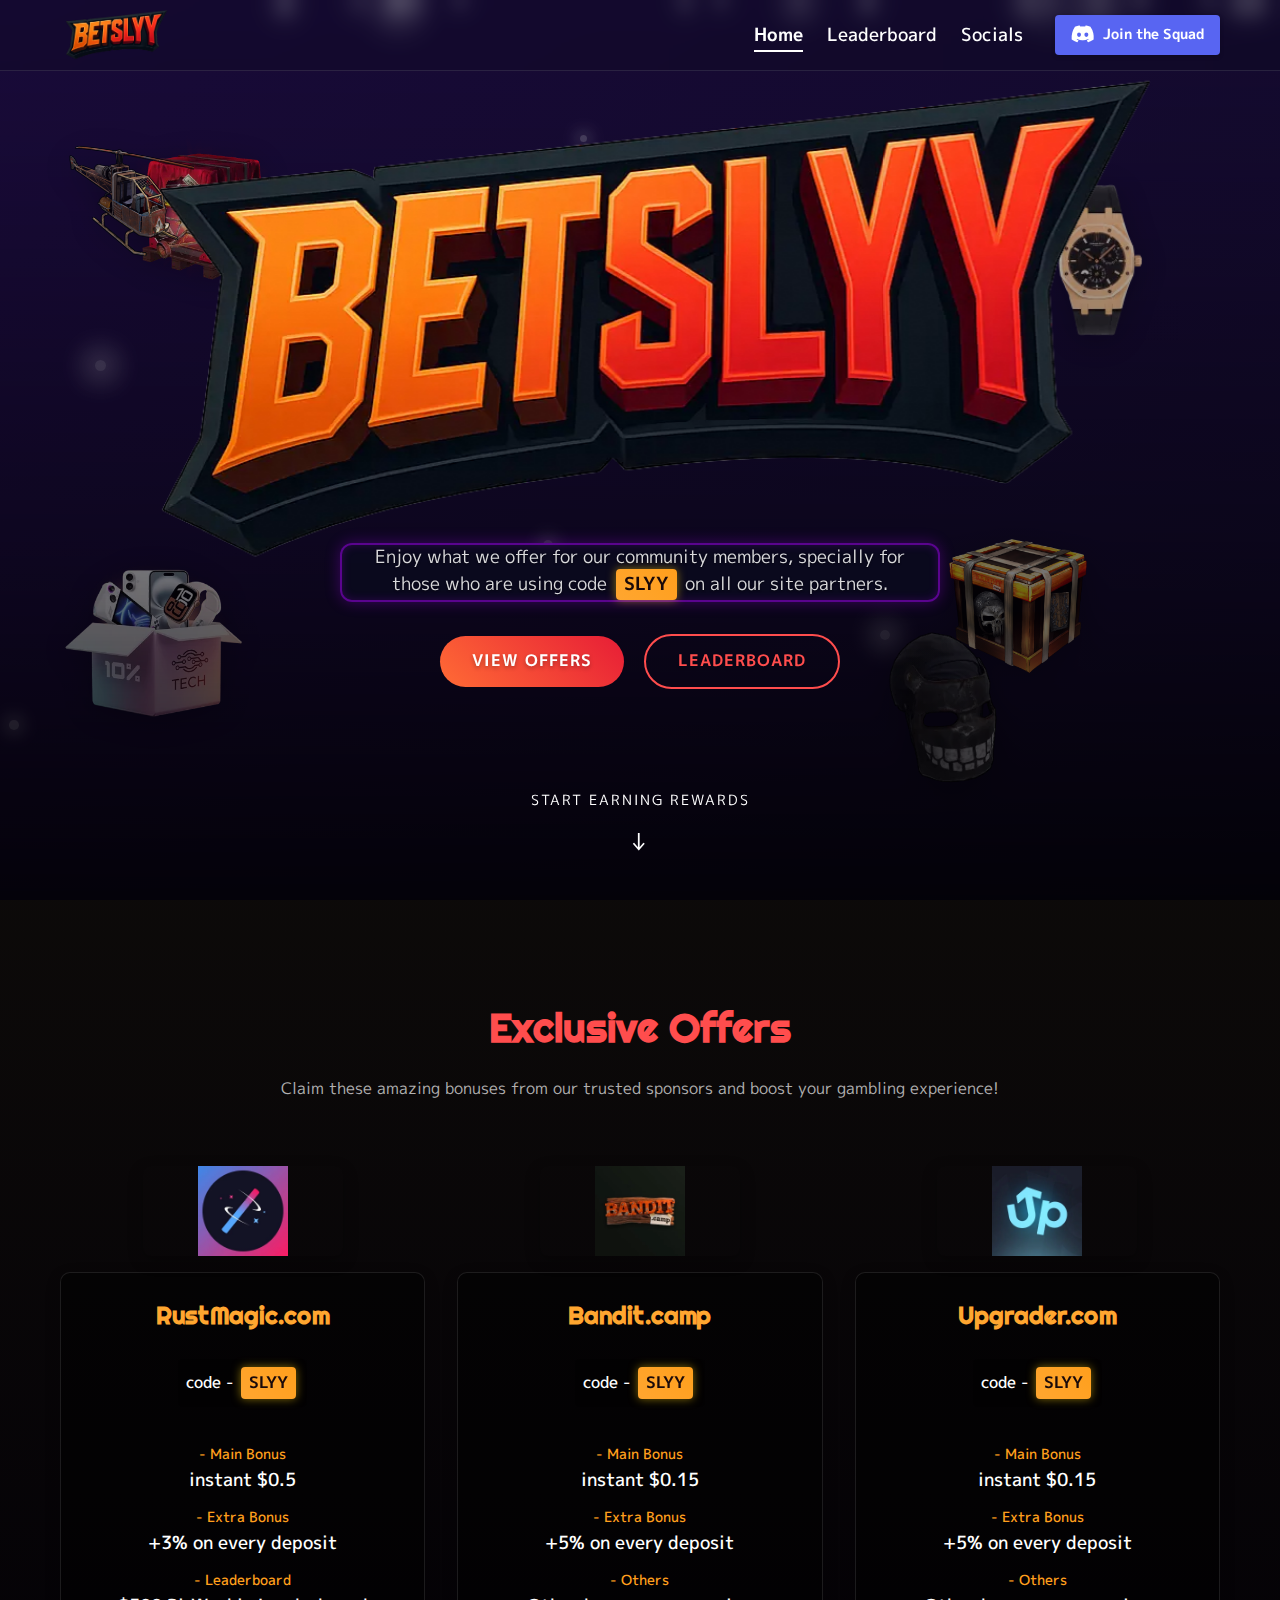
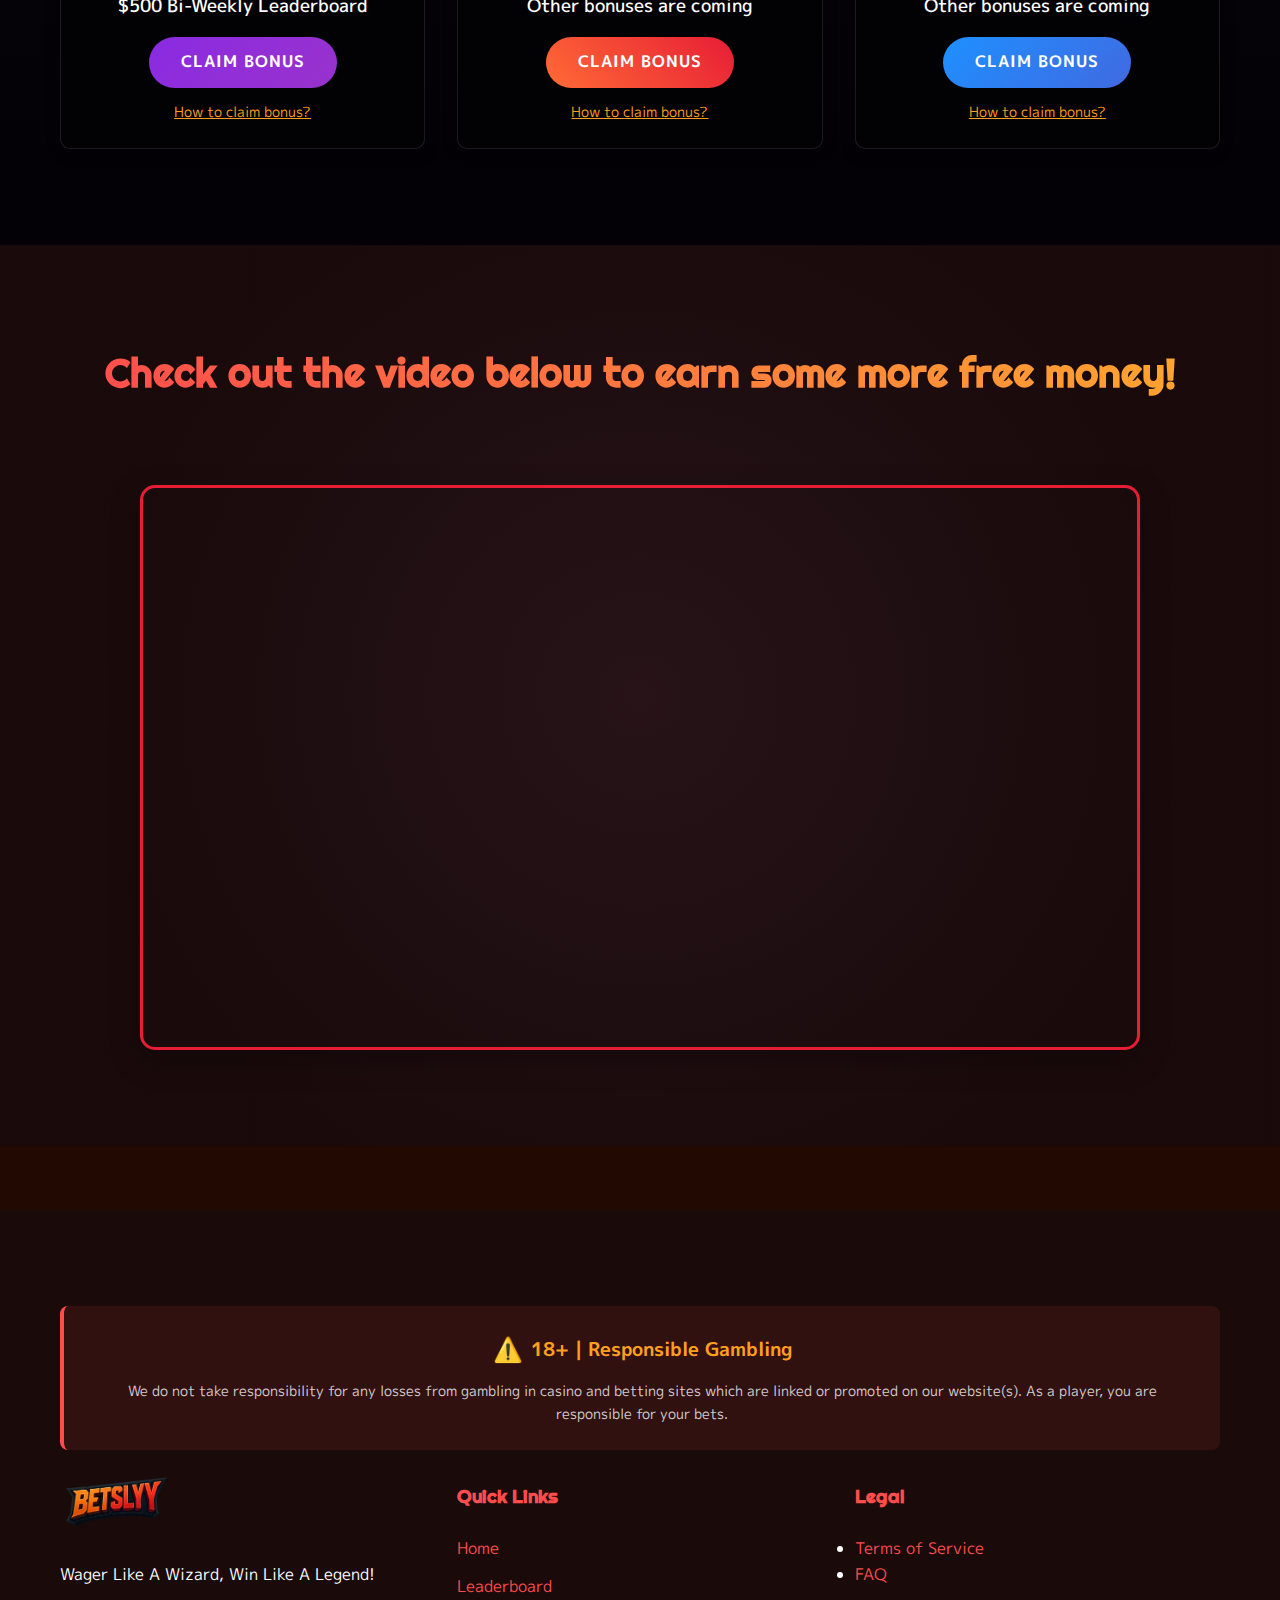
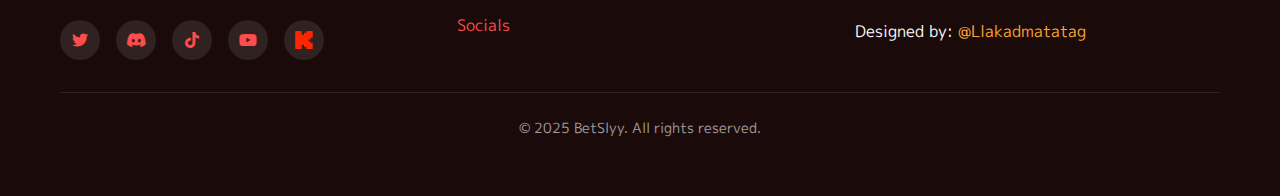
<file: index.html>
<!DOCTYPE html>
<html lang="en">
<head>
    <meta charset="UTF-8">
    <meta name="viewport" content="width=device-width, initial-scale=1.0">
    <title>BetSlyy - The Best Reward Site on the Industry</title>
    <meta name="description" content="Join BetSlyy best Bonuses, Rewards, Raffle, Leaderboard and gambling experience. Compete, win, and earn rewards!">
    
    <!-- Favicon -->
    <link rel="icon" type="image/png" href="images/favicon.png">
    
    <!-- Fonts -->
    <link href="https://fonts.googleapis.com/css2?family=Righteous&family=M+PLUS+1p:wght@300;400;500;700&display=swap" rel="stylesheet">
    
    <!-- Font Awesome -->
    <link rel="stylesheet" href="https://cdnjs.cloudflare.com/ajax/libs/font-awesome/6.4.0/css/all.min.css">
    
    <!-- CSS -->
    <link rel="stylesheet" href="css/style.css">
</head>
<body>
    <!-- Header -->
    <header>
        <div class="container">
            <a href="index.html" class="logo">
                <img src="images/logo.webp" alt="BetSlyy Logo">
            </a>
            
            <!-- Hamburger Menu Toggle -->
            <button class="menu-toggle" aria-label="Toggle menu">
                <span></span>
                <span></span>
                <span></span>
            </button>
            
            <!-- Overlay untuk menutup menu -->
            <div class="overlay"></div>
            
            <!-- Navigasi Menu -->
            <nav class="nav-menu">
                    <ul>
                        <li><a href="index.html" class="active">Home</a></li>
                        <li><a href="leaderboard.html">Leaderboard</a></li>
                        <li><a href="socials.html">Socials</a></li>
                        <li class="discord-btn-container">
                            <a href="https://discord.gg/TKjmzVsZxG" class="btn-discord" target="_blank" rel="noopener noreferrer">
                                <i class="fab fa-discord"></i>
                                <span>Join the Squad</span>
                            </a>
                        </li>
                    </ul>
                </nav>
            </div>
        </div>
    </header>

    <!-- Hero Section -->
    <section class="hero">
        <!-- Animated Particles Background -->
        <div class="hero-particles" id="particles"></div>
        
        <!-- Floating Images -->
        <img src="images/floating-1.webp" alt="Floating Image 1" class="floating-image" style="top: 15%; left: 10%; width: 150px;">
        <img src="images/floating-2.webp" alt="Floating Image 2" class="floating-image" style="top: 60%; left: 5%; width: 180px;">
        <img src="images/floating-3.webp" alt="Floating Image 3" class="floating-image" style="top: 20%; right: 8%; width: 160px;">
        <img src="images/floating-4.webp" alt="Floating Image 4" class="floating-image" style="bottom: 25%; right: 15%; width: 140px;">
        <img src="images/floating-5.webp" alt="Floating Image 5" class="floating-image" style="top: 25%; left: 20%; width: 120px;">
        <img src="images/floating-6.webp" alt="Floating Image 6" class="floating-image" style="top: 70%; right: 20%; width: 160px;">
        <img src="images/floating-7.webp" alt="Floating Image 7" class="floating-image" style="top: 15%; left: 5%; width: 130px;">
        
        <div class="hero-content">
            <img src="images/hero-title.webp" alt="WAGER LIKE A WIZARD, WIN LIKE A LEGEND" class="hero-title">
            <p>Enjoy what we offer for our community members, specially for those who are using code <span class="promo-code">SLYY</span> on all our site partners.</p>
            <div class="cta-buttons">
                <a href="#offers" class="btn btn-primary">View Offers</a>
                <a href="leaderboard.html" class="btn btn-secondary">Leaderboard</a>
            </div>
        </div>
        <div class="scroll-down">START EARNING REWARDS</div>
    </section>

    <!-- Offers Section -->
    <section id="offers" class="offers">
        <div class="container">
            <div class="section-title">
                <h2>Exclusive Offers</h2>
                <p style="white-space: nowrap;">Claim these amazing bonuses from our trusted sponsors and boost your gambling experience!</p>
            </div>
            
            <div class="offers-grid">
                <!-- Rust Magic Offer -->
                <div class="offer-wrapper">
                    <div class="offer-logo">
                        <img src="images/rust-magic-logo.webp" alt="Rust Magic Logo">
                    </div>
                    <div class="offer-card">
                        <h3>RustMagic.com</h3>
                    <div class="bonus-code">code - <span class="promo-code">SLYY</span></div>
                    <div class="bonus-details">
                        <div class="bonus-type">- Main Bonus</div>
                        <div class="bonus-value">instant $0.5</div>
                        <div class="bonus-type">- Extra Bonus</div>
                        <div class="bonus-value">+3% on every deposit</div>
                        <div class="bonus-type">- Leaderboard</div>
                        <div class="bonus-value">$500 Bi-Weekly Leaderboard</div>
                    </div>
                        <a href="https://rustmagic.com/r/slyy" class="btn btn-primary btn-rust-magic" target="_blank" rel="noopener noreferrer">Claim Bonus</a>
                        <div class="how-to-claim-link" onclick="showHowToClaim('rust-magic')">How to claim bonus?</div>
                    </div>
                </div>
                
                <!-- Bandit Camp Offer -->
                <div class="offer-wrapper">
                    <div class="offer-logo">
                        <img src="images/bandit-camp-logo.webp" alt="Bandit Camp Logo">
                    </div>
                    <div class="offer-card">
                        <h3>Bandit.camp</h3>
                    <div class="bonus-code">code - <span class="promo-code">SLYY</span></div>
                    <div class="bonus-details">
                        <div class="bonus-type">- Main Bonus</div>
                        <div class="bonus-value">instant $0.15</div>
                        <div class="bonus-type">- Extra Bonus</div>
                        <div class="bonus-value">+5% on every deposit</div>
                        <div class="bonus-type">- Others</div>
                        <div class="bonus-value">Other bonuses are coming</div>
                    </div>
                        <a href="https://bandit.camp/r/slyy" class="btn btn-primary" target="_blank" rel="noopener noreferrer">Claim Bonus</a>
                        <div class="how-to-claim-link" onclick="showHowToClaim('bandit-camp')">How to claim bonus?</div>
                    </div>
                </div>
                
                <!-- Upgrader Offer -->
                <div class="offer-wrapper">
                    <div class="offer-logo">
                        <img src="images/upgrader-logo.webp" alt="Upgrader Logo">
                    </div>
                    <div class="offer-card">
                        <h3>Upgrader.com</h3>
                    <div class="bonus-code">code - <span class="promo-code">SLYY</span></div>
                    <div class="bonus-details">
                        <div class="bonus-type">- Main Bonus</div>
                        <div class="bonus-value">instant $0.15</div>
                        <div class="bonus-type">- Extra Bonus</div>
                        <div class="bonus-value">+5% on every deposit</div>
                        <div class="bonus-type">- Others</div>
                        <div class="bonus-value">Other bonuses are coming</div>
                    </div>
                        <a href="https://upgrader.com/r/slyy" class="btn btn-primary btn-upgrader" target="_blank" rel="noopener noreferrer">Claim Bonus</a>
                        <div class="how-to-claim-link" onclick="showHowToClaim('upgrader')">How to claim bonus?</div>
                    </div>
                </div>
            </div>
        </div>
</section>


    <!-- Video Section -->
    <section class="video-section">
        <div class="container">
            <div class="section-title">
                <h2>Check out the video below to earn some more free money!</h2>
            </div>
            <div class="video-container">
                <div class="video-wrapper">
                    <iframe 
                        src="https://www.youtube.com/embed/XeiHXp2JO18?start=302" 
                        title="Watch and Win with BetSlyy" 
                        frameborder="0" 
                        allow="accelerometer; autoplay; clipboard-write; encrypted-media; gyroscope; picture-in-picture" 
                        allowfullscreen>
                    </iframe>
                </div>
            </div>
        </div>
    </section>

    <!-- Footer -->
    <footer>
        <div class="container">
            <div class="responsible-gambling">
                <h4>18+ | Responsible Gambling</h4>
                <p>We do not take responsibility for any losses from gambling in casino and betting sites which are linked or promoted on our website(s). As a player, you are responsible for your bets.</p>
            </div>
            
            <div class="footer-content">
                <div class="footer-logo">
                    <div class="logo" style="margin-bottom: 1.5rem;">
                        <img src="images/logo.webp" alt="BetSlyy Logo" style="height: 50px; width: auto;">
                    </div>
                    <p>Wager Like A Wizard, Win Like A Legend!</p>
                    <div class="social-icons">
                        <a href="https://x.com/SlyySquadOnKick" target="_blank" rel="noopener noreferrer" aria-label="Twitter"><i class="fab fa-twitter"></i></a>
                        <a href="https://discord.gg/TKjmzVsZxG" target="_blank" rel="noopener noreferrer" aria-label="Discord"><i class="fab fa-discord"></i></a>
                        <a href="https://www.tiktok.com/@slyysquad" target="_blank" rel="noopener noreferrer" aria-label="TikTok"><i class="fab fa-tiktok"></i></a>
                        <a href="https://www.youtube.com/@SlyySquad" target="_blank" rel="noopener noreferrer" aria-label="YouTube"><i class="fab fa-youtube"></i></a>
                        <a href="https://kick.com/slyysquad" target="_blank" rel="noopener noreferrer" aria-label="Kick"><img src="images/kick-logo.webp" alt="Kick" style="width: 24px; height: 24px; object-fit: contain; vertical-align: middle;"></a>
                    </div>
                </div>
                
                <div class="footer-links">
                    <h3>Quick Links</h3>
                    <ul>
                        <li><a href="index.html">Home</a></li>
                        <li><a href="leaderboard.html">Leaderboard</a></li>
                        <li><a href="socials.html">Socials</a></li>
                    </ul>
                </div>
                
                <div class="legal">
                    <h3>Legal</h3>
                    <ul>
                        <li><a href="terms.html">Terms of Service</a></li>
                        <li><a href="faq.html">FAQ</a></li>
                    </ul>
                    <div style="margin-top: 2rem;">
                        <p>Designed by: <a href="https://x.com/Llakadmatatag" target="_blank" rel="noopener noreferrer" style="color: var(--accent5);">@Llakadmatatag</a></p>
                    </div>
                </div>
            </div>
            
            <div class="copyright">
                <p>&copy; 2025 BetSlyy. All rights reserved.</p>
            </div>
        </div>
    </footer>

    <!-- JavaScript -->
    <script src="js/menu.js"></script>
    <script>
        // Particle Animation
        document.addEventListener('DOMContentLoaded', function() {
            const particlesContainer = document.getElementById('particles');
            const particleCount = 25; // Slightly fewer particles since they're larger
            
            for (let i = 0; i < particleCount; i++) {
                createParticle();
            }
            
            function createParticle() {
                const particle = document.createElement('div');
                particle.classList.add('particle');
                
                // Random size between 4px and 15px (larger than before)
                const size = Math.random() * 11 + 4;
                
                // Random position
                const posX = Math.random() * 100;
                const delay = Math.random() * 15; // Stagger the animation
                
                // Random animation duration between 8s and 20s
                const duration = Math.random() * 12 + 8;
                
                // Random opacity for more natural look
                const opacity = (Math.random() * 0.2 + 0.3).toFixed(2);
                
                // Apply styles
                particle.style.width = `${size}px`;
                particle.style.height = `${size}px`;
                particle.style.left = `${posX}%`;
                particle.style.animationDuration = `${duration}s`;
                particle.style.animationDelay = `-${delay}s`;
                particle.style.opacity = opacity;
                
                // Add glow effect to some particles
                if (Math.random() > 0.5) {
                    const glowSize = size * 2;
                    particle.style.boxShadow = `0 0 ${glowSize}px ${glowSize/2}px rgba(255, 255, 255, ${opacity})`;
                }
                
                particlesContainer.appendChild(particle);
                
                // Remove particle after animation completes and create a new one
                setTimeout(() => {
                    particle.remove();
                    createParticle();
                }, duration * 1000);
            }
        });

        // Efek scroll header
        window.addEventListener('scroll', function() {
            const header = document.querySelector('header');
            if (window.scrollY > 50) {
                header.classList.add('scrolled');
            } else {
                header.classList.remove('scrolled');
            }
        });
    </script>

    <!-- How to Claim Modal -->
    <div id="howToClaimModal" class="modal">
        <div class="modal-content">
            <span class="close-modal">&times;</span>
            <h3>How to Claim Your Bonus</h3>
            <div id="rust-magic-steps" class="claim-steps">
                <ol>
                    <li>Click on the "Claim Bonus" button</li>
                    <li>Create a new account or login with Steam</li>
                    <li>Head over to the deposit button & enter the affiliate code -> <strong>SLYY</strong></li>
                </ol>
            </div>
            <div id="bandit-camp-steps" class="claim-steps" style="display: none;">
                <ol>
                    <li>Click on the "Claim Bonus" button</li>
                    <li>Login with Steam</li>
                    <li>Head to the Wallet button & click on Free Scrap -> Redem an affiliate code -> <strong>SLYY</strong></li>
                </ol>
            </div>
            <div id="upgrader-steps" class="claim-steps" style="display: none;">
                <ol>
                    <li>Click on the "Claim Bonus" button</li>
                    <li>Create an account or login with Steam</li>
                    <li>Head over to the deposit bonus button & click on the redeem button, enter in affilate code section -><strong>SLYY</strong></li>
                </ol>
            </div>
        </div>
    </div>

    <script>
        // Modal functionality
        const modal = document.getElementById('howToClaimModal');
        const closeBtn = document.querySelector('.close-modal');
        
        function showHowToClaim(offerId) {
            // Hide all steps first
            document.querySelectorAll('.claim-steps').forEach(div => {
                div.style.display = 'none';
            });
            
            // Show selected steps
            document.getElementById(offerId + '-steps').style.display = 'block';
            
            // Show modal
            modal.style.display = 'block';
            document.body.style.overflow = 'hidden';
        }
        
        // Close modal when clicking the X
        closeBtn.onclick = function() {
            modal.style.display = 'none';
            document.body.style.overflow = 'auto';
        }
        
        // Close modal when clicking outside the modal content
        window.onclick = function(event) {
            if (event.target == modal) {
                modal.style.display = 'none';
                document.body.style.overflow = 'auto';
            }
        }
    </script>
</body>
</html>
</file>
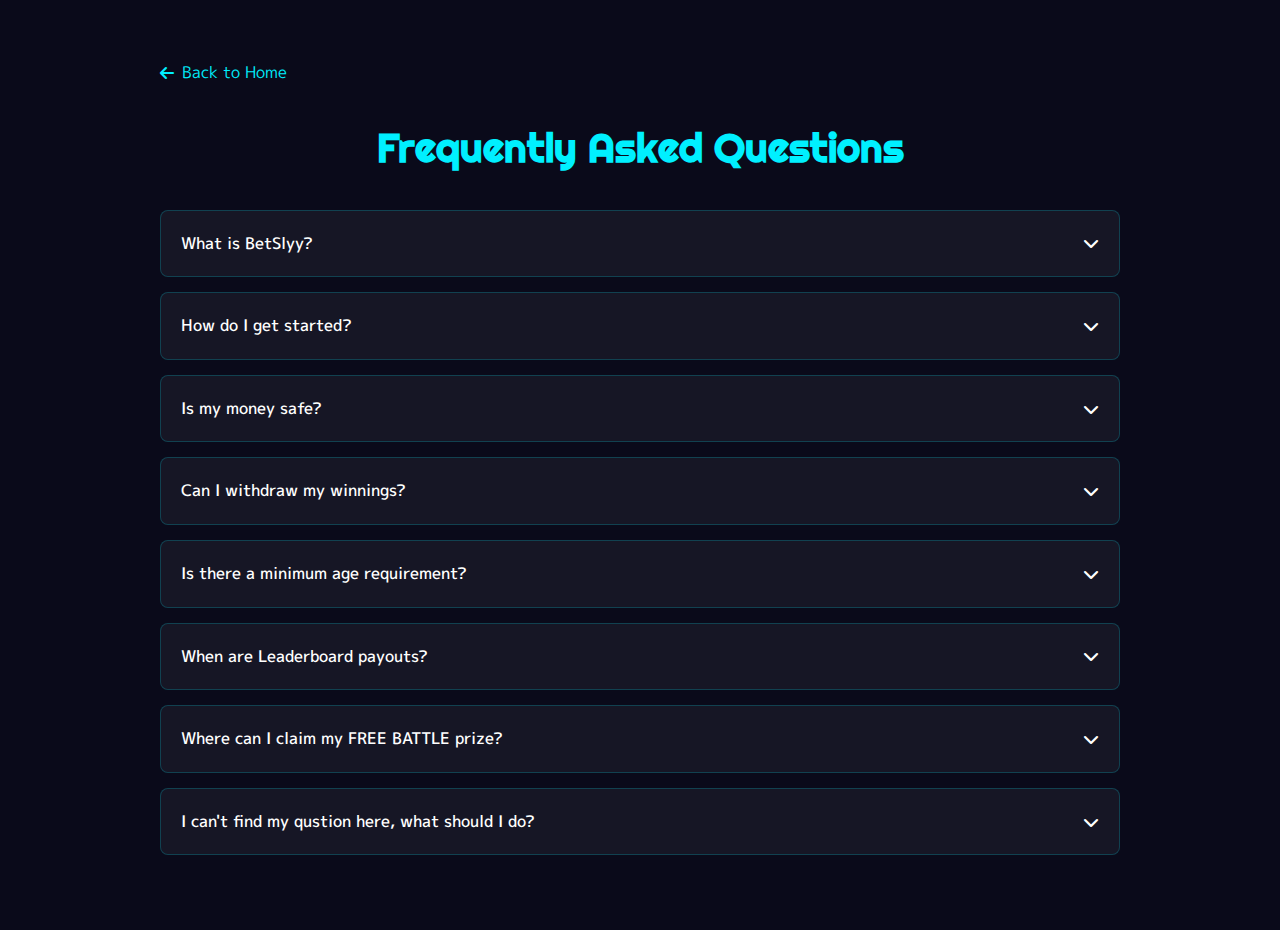
<file: faq.html>
<!DOCTYPE html>
<html lang="en">
<head>
    <meta charset="UTF-8">
    <meta name="viewport" content="width=device-width, initial-scale=1.0">
    <title>FAQ - BetSlyy</title>
    <link href="https://fonts.googleapis.com/css2?family=Righteous&family=M+PLUS+1p:wght@300;400;500;700&display=swap" rel="stylesheet">
    <link rel="stylesheet" href="https://cdnjs.cloudflare.com/ajax/libs/font-awesome/6.4.0/css/all.min.css">
    <style>
        * {
            margin: 0;
            padding: 0;
            box-sizing: border-box;
            font-family: 'M PLUS 1p', sans-serif;
        }
        
        body {
            background-color: #0a0a1a;
            color: #fff;
            line-height: 1.6;
            padding: 20px;
        }
        
        .container {
            max-width: 1000px;
            margin: 0 auto;
            padding: 40px 20px;
        }
        
        .back-btn {
            display: inline-flex;
            align-items: center;
            color: #00f0ff;
            text-decoration: none;
            margin-bottom: 30px;
            font-size: 16px;
            transition: all 0.3s ease;
        }
        
        .back-btn i {
            margin-right: 8px;
        }
        
        .back-btn:hover {
            color: #00b8c2;
            transform: translateX(-5px);
        }
        
        h1 {
            font-family: 'Righteous', cursive;
            color: #00f0ff;
            margin-bottom: 30px;
            text-align: center;
            font-size: 2.5rem;
        }
        
        .faq-container {
            margin-top: 20px;
        }
        
        .faq-item {
            background: rgba(255, 255, 255, 0.05);
            border-radius: 8px;
            margin-bottom: 15px;
            overflow: hidden;
            border: 1px solid rgba(0, 240, 255, 0.2);
        }
        
        .faq-question {
            padding: 20px;
            cursor: pointer;
            display: flex;
            justify-content: space-between;
            align-items: center;
            font-weight: 500;
            transition: all 0.3s ease;
        }
        
        .faq-question:hover {
            background: rgba(0, 240, 255, 0.1);
        }
        
        .faq-question i {
            transition: transform 0.3s ease;
        }
        
        .faq-answer {
            max-height: 0;
            overflow: hidden;
            transition: max-height 0.3s ease;
            padding: 0 20px;
            background: rgba(0, 240, 255, 0.05);
        }
        
        .faq-item.active .faq-answer {
            max-height: 500px;
            padding: 0 20px 20px;
        }
        
        .faq-item.active .faq-question i {
            transform: rotate(180deg);
        }
        
        @media (max-width: 768px) {
            .container {
                padding: 20px 10px;
            }
            
            h1 {
                font-size: 2rem;
            }
        }
    </style>
</head>
<body>
    <div class="container">
        <a href="index.html" class="back-btn">
            <i class="fas fa-arrow-left"></i> Back to Home
        </a>
        
        <h1>Frequently Asked Questions</h1>
        
        <div class="faq-container">
            <div class="faq-item">
                <div class="faq-question">
                    What is BetSlyy?
                    <i class="fas fa-chevron-down"></i>
                </div>
                <div class="faq-answer">
                    <p>BetSlyy is a gambling community platform where users can compete, win, and earn rewards through various games and challenges.</p>
                </div>
            </div>
            
            <div class="faq-item">
                <div class="faq-question">
                    How do I get started?
                    <i class="fas fa-chevron-down"></i>
                </div>
                <div class="faq-answer">
                    <p>To get started, make sure you have an account and use our code <span class="promo-code">SLYY</span> on all our site partners.</p>
                </div>
            </div>
            
            <div class="faq-item">
                <div class="faq-question">
                    Is my money safe?
                    <i class="fas fa-chevron-down"></i>
                </div>
                <div class="faq-answer">
                    <p>Yes, we are partnering with trusted sites and we ensure your safety.</p>
                </div>
            </div>
            
            <div class="faq-item">
                <div class="faq-question">
                    Can I withdraw my winnings?
                    <i class="fas fa-chevron-down"></i>
                </div>
                <div class="faq-answer">
                    <p>Yes, you can withdraw your winnings at any time through the withdrawal section in your account on our site partners.</p>
                </div>
            </div>
            
            <div class="faq-item">
                <div class="faq-question">
                    Is there a minimum age requirement?
                    <i class="fas fa-chevron-down"></i>
                </div>
                <div class="faq-answer">
                    <p>Yes, you must be at least 18 years old to join our platform.</p>
                </div>
            </div>
            
            <div class="faq-item">
                <div class="faq-question">
                    When are Leaderboard payouts?
                    <i class="fas fa-chevron-down"></i>
                </div>
                <div class="faq-answer">
                    <p>We pay leaderboard prizes Within 48 hours, you will receive your prize to your on-site account balance.</p>
                </div>
            </div>

            <div class="faq-item">
                <div class="faq-question">
                    Where can I claim my FREE BATTLE prize?
                    <i class="fas fa-chevron-down"></i>
                </div>
                <div class="faq-answer">
                    <p>To claim your free battle for winning the leaderboard (6th-10th place), Please make a ticket on our <a href="https://discord.gg/TKjmzVsZxG">discord server</a>.</p>
                </div>
            </div>
            
            <div class="faq-item">
                <div class="faq-question">
                    I can't find my qustion here, what should I do?
                    <i class="fas fa-chevron-down"></i>
                </div>
                <div class="faq-answer">
                    <p>Make a ticket on our <a href="https://discord.gg/TKjmzVsZxG">discord server</a>.</p>
                </div>
            </div>
        </div>
    </div>

    <script>
        document.addEventListener('DOMContentLoaded', function() {
            const faqItems = document.querySelectorAll('.faq-item');
            
            faqItems.forEach(item => {
                const question = item.querySelector('.faq-question');
                question.addEventListener('click', () => {
                    item.classList.toggle('active');
                });
            });
        });
    </script>
</body>
</html>
</file>
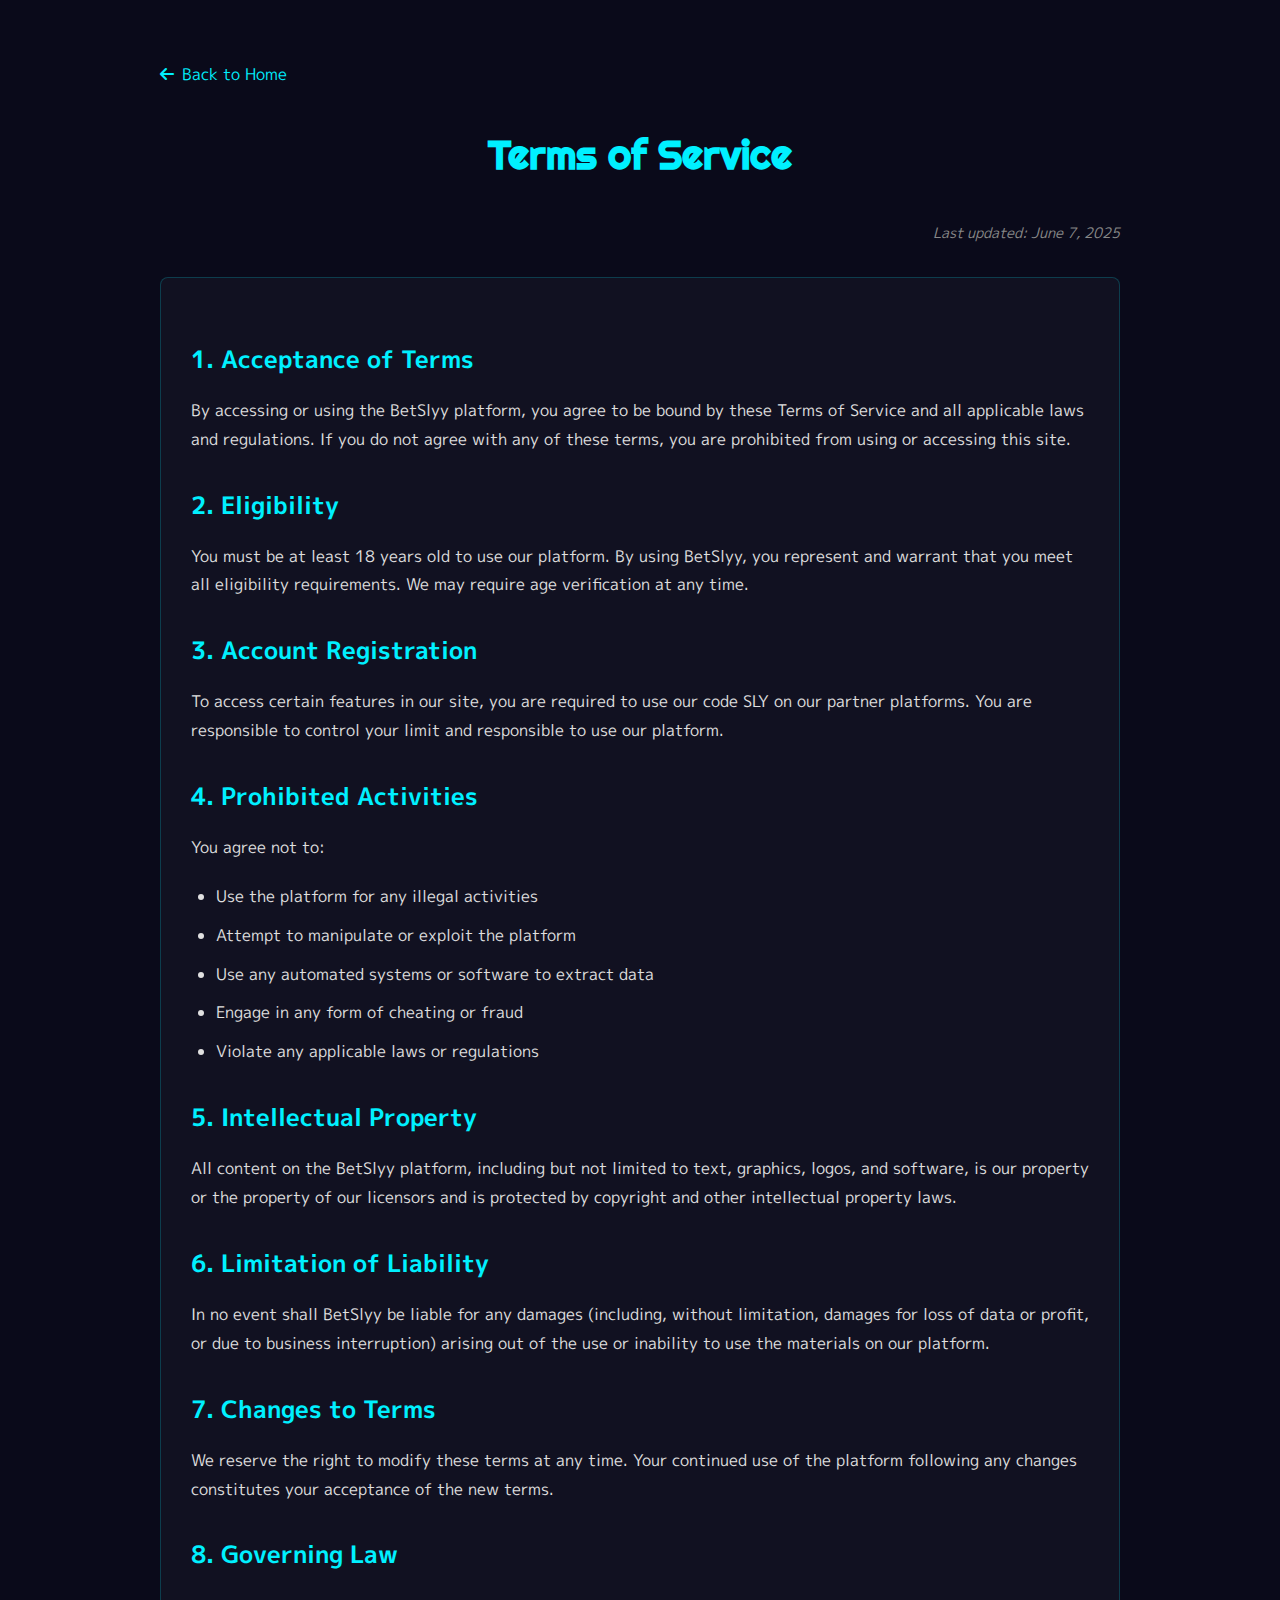
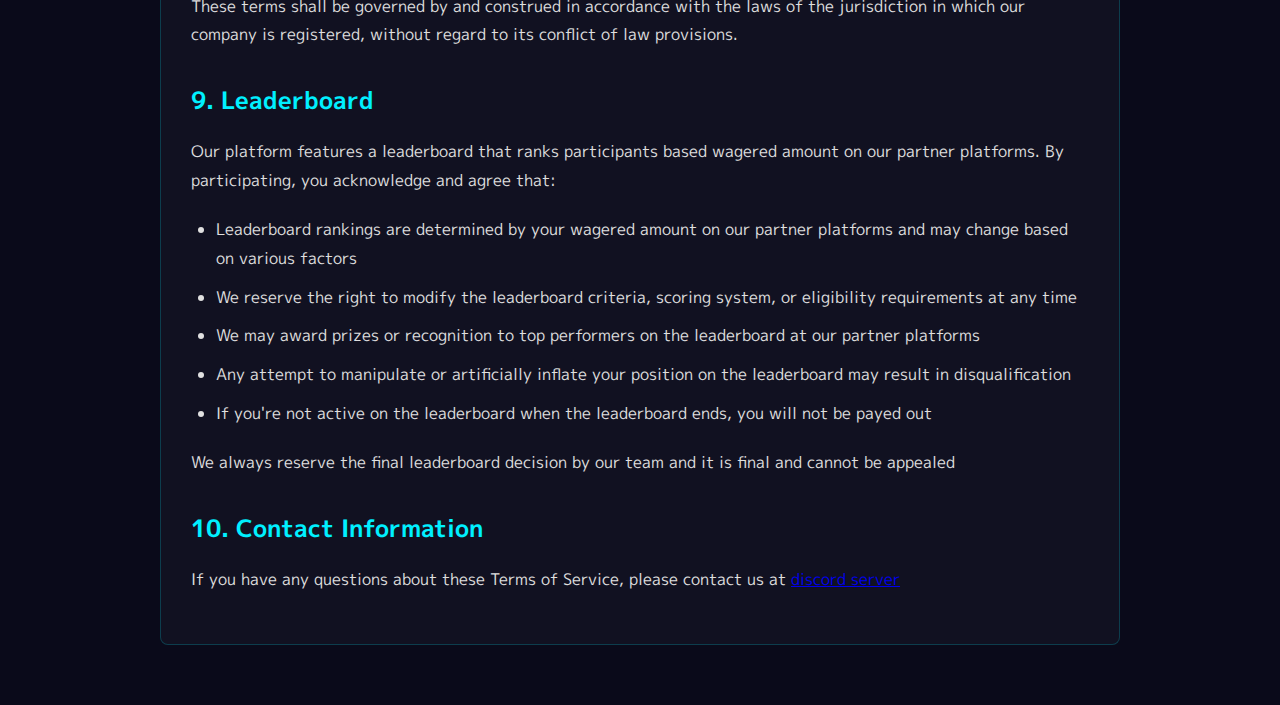
<file: terms.html>
<!DOCTYPE html>
<html lang="en">
<head>
    <meta charset="UTF-8">
    <meta name="viewport" content="width=device-width, initial-scale=1.0">
    <title>Terms of Service - BetSlyy</title>
    <link href="https://fonts.googleapis.com/css2?family=Righteous&family=M+PLUS+1p:wght@300;400;500;700&display=swap" rel="stylesheet">
    <link rel="stylesheet" href="https://cdnjs.cloudflare.com/ajax/libs/font-awesome/6.4.0/css/all.min.css">
    <style>
        * {
            margin: 0;
            padding: 0;
            box-sizing: border-box;
            font-family: 'M PLUS 1p', sans-serif;
        }
        
        body {
            background-color: #0a0a1a;
            color: #fff;
            line-height: 1.8;
            padding: 20px;
        }
        
        .container {
            max-width: 1000px;
            margin: 0 auto;
            padding: 40px 20px;
        }
        
        .back-btn {
            display: inline-flex;
            align-items: center;
            color: #00f0ff;
            text-decoration: none;
            margin-bottom: 30px;
            font-size: 16px;
            transition: all 0.3s ease;
        }
        
        .back-btn i {
            margin-right: 8px;
        }
        
        .back-btn:hover {
            color: #00b8c2;
            transform: translateX(-5px);
        }
        
        h1 {
            font-family: 'Righteous', cursive;
            color: #00f0ff;
            margin-bottom: 30px;
            text-align: center;
            font-size: 2.5rem;
        }
        
        h2 {
            color: #00f0ff;
            margin: 30px 0 15px;
            font-size: 1.5rem;
        }
        
        p, ul, ol {
            margin-bottom: 20px;
            color: #e0e0e0;
        }
        
        ul, ol {
            padding-left: 25px;
        }
        
        li {
            margin-bottom: 10px;
        }
        
        .last-updated {
            font-size: 0.9rem;
            color: #888;
            text-align: right;
            margin-bottom: 30px;
            font-style: italic;
        }
        
        .content-box {
            background: rgba(255, 255, 255, 0.03);
            border: 1px solid rgba(0, 240, 255, 0.2);
            border-radius: 8px;
            padding: 30px;
            margin-top: 20px;
        }
        
        @media (max-width: 768px) {
            .container {
                padding: 20px 10px;
            }
            
            h1 {
                font-size: 2rem;
            }
            
            .content-box {
                padding: 20px 15px;
            }
        }
    </style>
</head>
<body>
    <div class="container">
        <a href="index.html" class="back-btn">
            <i class="fas fa-arrow-left"></i> Back to Home
        </a>
        
        <h1>Terms of Service</h1>
        <div class="last-updated">Last updated: June 7, 2025</div>
        
        <div class="content-box">
            <h2>1. Acceptance of Terms</h2>
            <p>By accessing or using the BetSlyy platform, you agree to be bound by these Terms of Service and all applicable laws and regulations. If you do not agree with any of these terms, you are prohibited from using or accessing this site.</p>
            
            <h2>2. Eligibility</h2>
            <p>You must be at least 18 years old to use our platform. By using BetSlyy, you represent and warrant that you meet all eligibility requirements. We may require age verification at any time.</p>
            
            <h2>3. Account Registration</h2>
            <p>To access certain features in our site, you are required to use our code <span>SLY</span> on our partner platforms. You are responsible to control your limit and responsible to use our platform.</p>
            
            <h2>4. Prohibited Activities</h2>
            <p>You agree not to:</p>
            <ul>
                <li>Use the platform for any illegal activities</li>
                <li>Attempt to manipulate or exploit the platform</li>
                <li>Use any automated systems or software to extract data</li>
                <li>Engage in any form of cheating or fraud</li>
                <li>Violate any applicable laws or regulations</li>
            </ul>
            
            <h2>5. Intellectual Property</h2>
            <p>All content on the BetSlyy platform, including but not limited to text, graphics, logos, and software, is our property or the property of our licensors and is protected by copyright and other intellectual property laws.</p>
            
            <h2>6. Limitation of Liability</h2>
            <p>In no event shall BetSlyy be liable for any damages (including, without limitation, damages for loss of data or profit, or due to business interruption) arising out of the use or inability to use the materials on our platform.</p>
            
            <h2>7. Changes to Terms</h2>
            <p>We reserve the right to modify these terms at any time. Your continued use of the platform following any changes constitutes your acceptance of the new terms.</p>
            
            <h2>8. Governing Law</h2>
            <p>These terms shall be governed by and construed in accordance with the laws of the jurisdiction in which our company is registered, without regard to its conflict of law provisions.</p>
            
            <h2>9. Leaderboard</h2>
            <p>Our platform features a leaderboard that ranks participants based wagered amount on our partner platforms. By participating, you acknowledge and agree that:</p>
            <ul>
                <li>Leaderboard rankings are determined by your wagered amount on our partner platforms and may change based on various factors</li>
                <li>We reserve the right to modify the leaderboard criteria, scoring system, or eligibility requirements at any time</li>
                <li>We may award prizes or recognition to top performers on the leaderboard at our partner platforms</li>
                <li>Any attempt to manipulate or artificially inflate your position on the leaderboard may result in disqualification</li>
                <li>If you're not active on the leaderboard when the leaderboard ends, you will not be payed out</li>
            </ul>
            <p>We always reserve the final leaderboard decision by our team and it is final and cannot be appealed</p>
            
            <h2>10. Contact Information</h2>
            <p>If you have any questions about these Terms of Service, please contact us at <a href="https://discord.gg/TKjmzVsZxG" rel="noopener noreferrer" target="_blank">discord server</a></p>
        </div>
    </div>
</body>
</html>
</file>
<file: css/style.css>
/* Global Styles */
:root {
  --primary: #1a0a0a;         /* Dark red background */
  --secondary: #FF4D4D;     /* Bright red */
  --accent1: #FF6B35;      /* Orange red */
  --accent2: #FF9F1C;      /* Orange */
  --accent3: #E71D36;      /* Crimson red */
  --accent4: #FF6B6B;      /* Light red */
  --accent5: #FFA630;      /* Dark orange */
  --text: #ffffff;
  --bg: #220901;           /* Very dark red */
  --gradient: linear-gradient(135deg, var(--accent1), var(--accent2));
}

@font-face {
  font-family: 'Righteous';
  src: url('https://fonts.googleapis.com/css2?family=Righteous&display=swap');
}

@font-face {
  font-family: 'M PLUS 1p';
  src: url('https://fonts.googleapis.com/css2?family=M+PLUS+1p:wght@300;400;500;700&display=swap');
}

* {
  margin: 0;
  padding: 0;
  box-sizing: border-box;
}

body {
  font-family: 'M PLUS 1p', sans-serif;
  background-color: var(--bg);
  color: var(--text);
  line-height: 1.6;
}

a {
  text-decoration: none;
  color: var(--secondary);
  transition: color 0.3s ease;
}

a:hover {
  color: var(--accent5);
}

.container {
  max-width: 1200px;
  margin: 0 auto;
  padding: 0 20px;
}

/* Header Styles */
header {
  background-color: rgba(10, 10, 26, 0.3);
  position: fixed;
  width: 100%;
  z-index: 1000;
  backdrop-filter: blur(8px);
  border-bottom: 1px solid rgba(255, 255, 255, 0.1);
  transition: all 0.3s ease;
  padding: 15px 0;
}

header .container {
  max-width: 1200px;
  margin: 0 auto;
  padding: 0 20px;
  display: flex;
  align-items: center;
  justify-content: space-between;
  position: relative;
}

/* Logo */
.logo {
  display: flex;
  align-items: center;
  height: 40px;
  z-index: 1002;
}

.logo img {
  height: 100%;
  width: auto;
  display: block;
}

/* Mobile Menu Toggle */
.menu-toggle {
  display: none;
  flex-direction: column;
  justify-content: space-between;
  width: 30px;
  height: 21px;
  padding: 0;
  background: none;
  border: none;
  cursor: pointer;
  z-index: 1002;
}

.menu-toggle span {
  display: block;
  width: 100%;
  height: 3px;
  background-color: var(--text);
  border-radius: 3px;
  transition: all 0.3s ease;
  transform-origin: center;
}

.menu-toggle.active span:nth-child(1) {
  transform: translateY(9px) rotate(45deg);
}

.menu-toggle.active span:nth-child(2) {
  opacity: 0;
  transform: scale(0);
}

.menu-toggle.active span:nth-child(3) {
  transform: translateY(-9px) rotate(-45deg);
}

/* Navigation */
.nav-menu {
  display: flex;
  align-items: center;
}

.nav-menu ul {
  display: flex;
  list-style: none;
  margin: 0;
  padding: 0;
  gap: 1.5rem;
}

/* Mobile Menu */
@media (max-width: 768px) {
  .menu-toggle {
    display: flex;
  }
  
  .nav-menu {
    position: fixed;
    top: 0;
    right: -100%;
    width: 80%;
    max-width: 300px;
    height: 100vh;
    background-color: var(--primary);
    padding: 80px 30px 30px;
    transition: right 0.3s ease;
    z-index: 1001;
    box-shadow: -5px 0 15px rgba(0, 0, 0, 0.3);
    margin: 0;
  }
  
  .nav-menu.active {
    right: 0;
  }
  
  .nav-menu ul {
    flex-direction: column;
    gap: 1.5rem;
  }
  
  .nav-menu li {
    width: 100%;
  }
  
  .nav-menu a {
    display: block;
    padding: 0.8rem 0;
    font-size: 1.2rem;
    text-align: left;
    width: 100%;
  }
  
  .nav-menu .btn-discord {
    display: flex;
    align-items: center;
    justify-content: center;
    gap: 0.5rem;
    background: linear-gradient(135deg, #7289DA 0%, #5b6eae 100%);
    color: white;
    padding: 0.6rem 1.2rem; /* Slightly reduced padding */
    border-radius: 30px;
    margin-top: 1rem;
    text-align: center;
    transition: all 0.3s ease;
    border: none;
    font-weight: 500;
    font-size: 0.9rem; /* Added smaller font size */
    box-shadow: 0 4px 15px rgba(114, 137, 218, 0.3);
  }
  
  .nav-menu .btn-discord:hover {
    transform: translateY(-2px);
    box-shadow: 0 6px 20px rgba(114, 137, 218, 0.4);
  }
  
  .nav-menu .btn-discord i {
    font-size: 1.2em;
  }
  
  .menu-toggle {
    display: flex;
    flex-direction: column;
    justify-content: space-between;
    width: 30px;
    height: 24px;
    padding: 0;
    background: none;
    border: none;
    cursor: pointer;
    z-index: 1001;
    margin-left: auto;
  }
  
  nav {
    position: fixed;
    top: 0;
    right: -100%;
    width: 80%;
    max-width: 300px;
    height: 100vh;
    background-color: var(--primary);
    padding: 80px 30px 30px;
    transition: right 0.3s ease;
    z-index: 1000;
    box-shadow: -5px 0 15px rgba(0, 0, 0, 0.3);
    margin-top: 0;
  }
  
  nav.active {
    right: 0;
  }
  
  nav ul {
    flex-direction: column;
    align-items: flex-start;
    gap: 1.5rem;
  }
  
  nav ul li {
    width: 100%;
  }
  
  nav a {
    display: block;
    padding: 0.8rem 0;
    font-size: 1.2rem;
  }
  
  .discord-btn-container {
    margin: 1.5rem 0 0;
    width: 100%;
  }
  
  .btn-discord {
    width: 100%;
    justify-content: center;
    padding: 0.8rem 1rem;
    border-radius: 4px;
  }
  
  .btn-discord i {
    margin-right: 0.5rem;
  }
  
  .btn-discord span {
    display: inline-block !important;
  }
  
  .overlay {
    display: none;
    position: fixed;
    top: 0;
    left: 0;
    width: 100%;
    height: 100%;
    background-color: rgba(0, 0, 0, 0.5);
    z-index: 1000;
    opacity: 0;
    transition: opacity 0.3s ease;
  }
  
  .overlay.active {
    display: block;
    opacity: 1;
  }
}

/* Efek saat di-scroll */
header.scrolled {
  background-color: rgba(10, 10, 26, 0.8);
  backdrop-filter: blur(12px);
  box-shadow: 0 2px 15px rgba(0, 0, 0, 0.2);
}

.header-content {
  display: flex;
  justify-content: space-between;
  align-items: center;
  position: relative;
}

.logo {
  display: flex;
  align-items: center;
  gap: 1rem;
}

.logo img {
  height: 50px;
}

.logo h1 {
  font-family: 'Righteous', cursive;
  color: var(--secondary);
  font-size: 2rem;
}

nav ul {
  display: flex;
  gap: 1.5rem;
  list-style: none;
  align-items: center;
}

/* Discord Button Styles */
.discord-btn-container {
  margin-left: 0.5rem;
}

.btn-discord {
  display: inline-flex;
  align-items: center;
  gap: 0.5rem;
  background-color: #5865F2;
  color: white !important;
  padding: 0.5rem 1rem;
  border-radius: 4px;
  font-weight: 600;
  transition: all 0.3s ease;
  font-size: 0.9rem;
  text-decoration: none !important;
  box-shadow: 0 2px 4px rgba(0, 0, 0, 0.2);
}

.btn-discord i {
  font-size: 1.2rem;
}

.btn-discord:hover {
  background-color: #4752c4;
  transform: translateY(-2px);
  box-shadow: 0 4px 8px rgba(0, 0, 0, 0.2);
}

.btn-discord:active {
  transform: translateY(0);
  box-shadow: 0 1px 2px rgba(0, 0, 0, 0.2);
}

/* Responsive adjustments for Discord button */
@media (max-width: 992px) {
  .btn-discord span {
    display: none;
  }
  
  .btn-discord {
    padding: 0.5rem;
    border-radius: 50%;
    width: 40px;
    height: 40px;
    justify-content: center;
  }
  
  .btn-discord i {
    margin: 0;
    font-size: 1.3rem;
  }
}

nav a {
  font-weight: 500;
  font-size: 1.1rem;
  position: relative;
  color: #ffffff; /* Warna teks putih */
  text-decoration: none;
}

nav a::after {
  content: '';
  position: absolute;
  width: 0;
  height: 2px;
  bottom: -5px;
  left: 0;
  background-color: #ffffff; /* Warna garis bawah putih */
  transition: width 0.3s ease;
}

nav a:hover::after {
  width: 100%;
}

/* Menu aktif */
nav a.active {
  font-weight: 700;
  position: relative;
}

nav a.active::after {
  content: '';
  position: absolute;
  bottom: -5px;
  left: 0;
  width: 100%;
  height: 2px;
  background-color: #ffffff;
}

/* Button Styles */
.btn {
  display: inline-block; /* Changed from block to inline-block */
  width: auto; /* Let the width adjust to content */
  padding: 0.8rem 2rem; /* Slightly more horizontal padding */
  border-radius: 30px;
  font-weight: 700;
  text-transform: uppercase;
  letter-spacing: 1px;
  cursor: pointer;
  transition: all 0.3s ease;
  border: none;
  font-family: 'M PLUS 1p', sans-serif;
  text-align: center;
  box-sizing: border-box;
  margin: 0; /* Reset margin */
  white-space: nowrap; /* Prevent text wrapping */
}

.btn-primary {
  background: linear-gradient(45deg, var(--accent1), var(--accent3));
  color: white;
  margin: 0;
  min-width: 150px;
  text-align: center;
}

.btn-secondary {
  background: transparent;
  border: 2px solid var(--secondary);
  color: var(--secondary);
  min-width: 150px;
  text-align: center;
}

.btn:hover {
  transform: translateY(-3px);
  box-shadow: 0 10px 20px rgba(0, 0, 0, 0.2);
}

/* Custom button for Rust Magic (Purple) */
.btn-rust-magic {
  background: linear-gradient(135deg, #8a2be2 0%, #9932cc 100%);
  color: white;
}

/* Custom button for Upgrader (Blue) */
.btn-upgrader {
  background: linear-gradient(135deg, #1e90ff 0%, #4169e1 100%);
  color: white;
}

/* Footer Styles */
footer {
  background-color: var(--primary);
  padding: 4rem 0 2rem;
  margin-top: 4rem;
}

.footer-content {
  display: grid;
  grid-template-columns: repeat(auto-fit, minmax(250px, 1fr));
  gap: 2rem;
  margin-bottom: 2rem;
}

.footer-logo {
  display: flex;
  flex-direction: column;
  gap: 1rem;
}

.social-icons {
  display: flex;
  gap: 1rem;
  margin-top: 1rem;
}

.social-icons a {
  display: flex;
  align-items: center;
  justify-content: center;
  width: 40px;
  height: 40px;
  border-radius: 50%;
  background-color: rgba(255, 255, 255, 0.1);
  transition: all 0.3s ease;
}

.social-icons a:hover {
  background-color: var(--accent5);
  color: var(--primary);
  transform: translateY(-3px);
}

/* Style untuk ikon Kick */
.social-icons img[alt="Kick"] {
  filter: brightness(0) saturate(100%) invert(25%) sepia(100%) saturate(5000%) hue-rotate(0deg) brightness(100%) contrast(100%);
  transition: all 0.3s ease;
}

.social-icons a:hover img[alt="Kick"] {
  filter: brightness(0) saturate(100%) invert(50%) sepia(100%) saturate(5000%) hue-rotate(0deg) brightness(120%) contrast(100%);
  opacity: 0.9;
}

.footer-links h3, .legal h3 {
  color: var(--secondary);
  margin-bottom: 1.5rem;
  font-family: 'Righteous', cursive;
}

.footer-links ul {
  list-style: none;
}

.footer-links li {
  margin-bottom: 0.8rem;
}

.responsible-gambling {
  margin: 2rem 0;
  padding: 1.5rem;
  background: rgba(255, 77, 77, 0.1);
  border-radius: 8px;
  border-left: 4px solid var(--secondary);
  text-align: center;
}

.responsible-gambling h4 {
  color: var(--accent2);
  margin-bottom: 0.75rem;
  font-size: 1.2rem;
  display: flex;
  align-items: center;
  justify-content: center;
  gap: 0.5rem;
}

.responsible-gambling h4::before {
  content: '⚠️';
  font-size: 1.5rem;
}

.responsible-gambling p {
  color: rgba(255, 255, 255, 0.8);
  line-height: 1.6;
  margin: 0;
  font-size: 0.9rem;
}

.copyright {
  text-align: center;
  padding: 1.5rem 0;
  border-top: 1px solid rgba(255, 255, 255, 0.1);
  margin-top: 2rem;
  font-size: 0.9rem;
  color: rgba(255, 255, 255, 0.6);
}

/* Hero Section */
.hero {
  min-height: 100vh;
  display: flex;
  align-items: center;
  justify-content: center;
  position: relative;
  overflow: hidden;
  padding: 40px 0;
  background: linear-gradient(135deg, #1a0b3b 0%, #0a0a1a 100%);
  background-size: 200% 200%;
  -webkit-animation: gradientBG 15s ease infinite;
          animation: gradientBG 15s ease infinite;
  box-sizing: border-box;
}

/* Hero Particles */
.hero-particles {
  position: absolute;
  top: 0;
  left: 0;
  width: 100%;
  height: 100%;
  overflow: hidden;
  z-index: 1;
  pointer-events: none;
}

.particle {
  position: absolute;
  opacity: 0.95; /* Increased from 0.85 */
  z-index: 1;
  animation: floatParticle 12s infinite ease-in-out; /* Faster animation */
  will-change: transform, opacity;
  filter: drop-shadow(0 0 15px rgba(200, 100, 255, 0.9)); /* Brighter glow */
}

/* First set of particles */
.particle:nth-child(1) {
  top: 20%;
  left: 10%;
  width: 150px;
  height: 150px;
  animation-duration: 15s;
  animation-delay: 0s;
}

.particle:nth-child(2) {
  top: 60%;
  left: 80%;
  width: 170px;
  height: 170px;
  animation-duration: 14s;
  animation-delay: -2s;
}

.particle:nth-child(3) {
  top: 70%;
  left: 15%;
  width: 130px;
  height: 130px;
  animation-duration: 16s;
  animation-delay: -1s;
}

.particle:nth-child(4) {
  top: 30%;
  left: 70%;
  width: 160px;
  height: 160px;
  animation-duration: 13s;
  animation-delay: -3s;
}

/* Additional particles for more coverage */
.particle:nth-child(5) {
  top: 15%;
  left: 50%;
  width: 140px;
  height: 140px;
  animation-duration: 14s;
  animation-delay: -4s;
}

.particle:nth-child(6) {
  top: 80%;
  left: 50%;
  width: 110px;
  height: 110px;
  animation-duration: 16s;
  animation-delay: -2s;
}

.particle:nth-child(7) {
  top: 40%;
  left: 20%;
  width: 120px;
  height: 120px;
  animation-duration: 15s;
  animation-delay: -1s;
}

.particle:nth-child(8) {
  top: 50%;
  left: 60%;
  width: 140px;
  height: 140px;
  animation-duration: 14s;
  animation-delay: -3s;
}

.particle-img {
  width: 100%;
  height: 100%;
  object-fit: contain;
  opacity: 1; /* Full opacity */
  transition: all 0.5s ease;
  filter: drop-shadow(0 0 20px rgba(230, 150, 255, 0.95)); /* Even brighter glow */
}

@keyframes floatParticle {
  0%, 100% {
    transform: translateY(0) translateX(0) rotate(0deg);
    opacity: 0.9; /* Higher minimum opacity */
  }
  25% {
    transform: translateY(-30px) translateX(15px) rotate(8deg);
    opacity: 1; /* Full opacity at peak */
  }
  50% {
    transform: translateY(15px) translateX(-15px) rotate(-8deg);
    opacity: 0.85; /* Higher minimum opacity */
  }
  75% {
    transform: translateY(-15px) translateX(20px) rotate(8deg);
    opacity: 0.95; /* Higher minimum opacity */
  }
}

.particle {
  position: absolute;
  background: rgba(255, 255, 255, 0.5);
  border-radius: 50%;
  pointer-events: none;
  animation: float 15s infinite linear;
  opacity: 0;
  box-shadow: 0 0 15px 3px rgba(255, 255, 255, 0.5);
  filter: drop-shadow(0 0 12px rgba(255, 255, 255, 0.7));
  will-change: transform, opacity; /* Better performance */
  transform: translateZ(0); /* Force hardware acceleration */
}

.square-particle {
  border-radius: 3px !important;
  box-shadow: 0 0 8px 2px rgba(255, 255, 255, 0.4) !important;
  filter: drop-shadow(0 0 10px rgba(255, 255, 255, 0.6)) !important;
}

@keyframes float {
  0% {
    -webkit-transform: translateY(100vh) scale(0);
            transform: translateY(100vh) scale(0);
    opacity: 0;
  }
  10% {
    opacity: 0.5;
  }
  90% {
    opacity: 0.5;
  }
  100% {
    -webkit-transform: translateY(-100px) scale(1);
            transform: translateY(-100px) scale(1);
    opacity: 0;
  }
}

@keyframes floatAlternate {
  0% {
    -webkit-transform: translateY(100vh) translateX(0) scale(0);
            transform: translateY(100vh) translateX(0) scale(0);
    opacity: 0;
  }
  10% {
    opacity: 0.5;
  }
  50% {
    -webkit-transform: translateY(50vh) translateX(20px) scale(1);
            transform: translateY(50vh) translateX(20px) scale(1);
  }
  90% {
    opacity: 0.5;
  }
  100% {
    -webkit-transform: translateY(-100px) translateX(40px) scale(1);
            transform: translateY(-100px) translateX(40px) scale(1);
    opacity: 0;
  }
}

@-webkit-keyframes gradientBG {
  0% { background-position: 0% 50%; }
  50% { background-position: 100% 50%; }
  100% { background-position: 0% 50%; }
}
@keyframes gradientBG {
  0% { background-position: 0% 50%; }
  50% { background-position: 100% 50%; }
  100% { background-position: 0% 50%; }
}

.hero::before {
  content: '';
  position: absolute;
  top: 0;
  left: 0;
  right: 0;
  bottom: 0;
  background: linear-gradient(to bottom, 
    rgba(0, 0, 0, 0) 0%, 
    rgba(0, 0, 0, 0.1) 20%, 
    rgba(0, 0, 0, 0.4) 60%, 
    rgba(0, 0, 0, 0.8) 100%);
  z-index: 2;
  pointer-events: none;
}

.hero-content {
  position: relative;
  z-index: 2;
  max-width: 1200px;
  margin: -7rem auto 0; /* Adjusted negative top margin to move content up */
  padding: 0.5rem 1rem 2rem;
  text-shadow: 0 2px 4px rgba(0, 0, 0, 0.3);
  display: flex;
  flex-direction: column;
  align-items: center;
  min-height: 50vh; /* Further reduced min-height */
  box-sizing: border-box;
}

/* Hero title container */
.title-container {
  position: relative;
  display: flex;
  flex-direction: column;
  align-items: center;
  margin: 2rem 0;
}

.title-wrapper {
  position: relative;
  display: inline-block;
  margin: 0 auto;
  text-align: center;
}

.decorative-corner {
  position: absolute;
  width: 240px; /* Increased from 120px */
  height: 240px; /* Increased from 120px */
  z-index: 2;
  display: inline-block;
  animation: floatCorner 8s ease-in-out infinite;
  will-change: transform;
}

@keyframes floatCorner {
  0%, 100% {
    transform: translateY(0) rotate(0deg);
  }
  25% {
    transform: translateY(-10px) rotate(1deg);
  }
  50% {
    transform: translateY(0) rotate(0deg);
  }
  75% {
    transform: translateY(-5px) rotate(-1deg);
  }
}

.decorative-corner .decorative-element {
  width: 100%;
  height: 100%;
  object-fit: contain;
  filter: drop-shadow(0 0 5px rgba(170, 0, 255, 0.7));
  opacity: 0.8;
  transition: all 0.3s ease;
}

/* Position corners */
.decorative-corner.top-left {
  top: 20px; /* Moved down from -80px */
  left: -180px;
  animation-delay: 0s;
  animation-duration: 9s;
}

.decorative-corner.top-right {
  top: 20px; /* Moved down from -80px */
  right: -180px;
  animation-delay: 1.5s;
  animation-duration: 8.5s;
}

.decorative-corner.bottom-left {
  bottom: -280px; /* Moved down from -220px */
  left: -180px;
  animation-delay: 0.5s;
  animation-duration: 8s;
}

.decorative-corner.bottom-right {
  bottom: -280px; /* Moved down from -220px */
  right: -180px;
  animation-delay: 1s;
  animation-duration: 9.5s;
}



.decorative-orb {
  position: absolute;
  width: 180px; /* Increased from 60px */
  height: 180px; /* Increased from 60px */
  z-index: 1;
  animation: float 6s ease-in-out infinite;
}

.decorative-orb .decorative-element {
  width: 100%;
  height: 100%;
  object-fit: contain;
  filter: drop-shadow(0 0 10px rgba(170, 0, 255, 0.5));
  opacity: 0.7;
}

.decorative-orb.left-orb {
  top: 50%;
  left: -90px; /* Increased from -30px */
  transform: translateY(-50%);
  animation-delay: 0.5s;
}

.decorative-orb.right-orb {
  top: 50%;
  right: -90px; /* Increased from -30px */
  transform: translateY(-50%) scaleX(-1);
  animation-delay: 1s;
}

/* Floating shapes */
.floating-shapes {
  position: absolute;
  width: 100%;
  height: 100%;
  top: 0;
  left: 0;
  z-index: 1;
  pointer-events: none;
  overflow: hidden;
}

.shape {
  position: absolute;
  border-radius: 50%;
  background: rgba(170, 0, 255, 0.1);
  backdrop-filter: blur(2px);
  animation: floatShape 15s infinite linear;
}

.shape-1 {
  width: 100px;
  height: 100px;
  top: 20%;
  left: 10%;
  animation-duration: 20s;
  animation-delay: 0s;
}

.shape-2 {
  width: 150px;
  height: 150px;
  bottom: 20%;
  right: 10%;
  animation-duration: 25s;
  animation-delay: -5s;
}

.shape-3 {
  width: 200px;
  height: 200px;
  top: 50%;
  right: 15%;
  animation-duration: 30s;
  animation-delay: -10s;
}

@keyframes floatShape {
  0% {
    transform: translateY(0) rotate(0deg);
    opacity: 0.5;
  }
  50% {
    transform: translateY(-50px) rotate(180deg);
    opacity: 0.8;
  }
  100% {
    transform: translateY(0) rotate(360deg);
    opacity: 0.5;
  }
}

/* Hero title animations */
@keyframes colorChange {
  0% { 
    filter: hue-rotate(0deg) drop-shadow(0 0 5px currentColor);
    transform: rotate(-1deg);
  }
  50% { 
    filter: hue-rotate(180deg) drop-shadow(0 0 15px currentColor);
    transform: rotate(1deg);
  }
  100% { 
    filter: hue-rotate(360deg) drop-shadow(0 0 5px currentColor);
    transform: rotate(-1deg);
  }
}

.hero .hero-title {
  animation: colorChange 6s ease-in-out infinite;
  display: inline-block;
  transform-origin: center center;
  will-change: filter, transform;
  backface-visibility: hidden;
  perspective: 1000px;
  max-width: 100%;
  height: auto;
  padding: 0 20px;
  box-sizing: border-box;
}

/* Responsive styles for hero section */
@media (max-width: 992px) {
  .hero .hero-title {
    max-width: 100%;
    width: auto;
    height: auto;
    max-height: 35vh;
    margin: 0 auto;
    padding: 0 20px;
  }
  
  .hero-content {
    padding: 2rem 1rem 3rem;
    min-height: 60vh;
    display: flex;
    flex-direction: column;
    justify-content: center;
    align-items: center;
  }
  
  .hero-content p {
    font-size: 1rem;
    padding: 1rem;
    margin: 1.5rem 0 1rem;
    max-width: 95%;
    line-height: 1.6;
  }
  
  .decorative-corner {
    width: 100px !important;
    height: 100px !important;
    opacity: 0.8;
  }
  
  .decorative-corner.top-left {
    top: 10px !important;
    left: -60px !important;
  }
  
  .decorative-corner.top-right {
    top: 10px !important;
    right: -60px !important;
  }
  
  .decorative-corner.bottom-left {
    bottom: 10px !important;
    left: -60px !important;
  }
  
  .decorative-corner.bottom-right {
    bottom: 10px !important;
    right: -60px !important;
  }
}

@media (max-width: 768px) {
  .hero .hero-title {
    max-height: 30vh;
    padding: 0 15px;
  }
  
  .hero-content {
    padding: 1.5rem 0.5rem 2.5rem;
  }
  
  .hero-content p {
    font-size: 0.95rem;
    padding: 1rem;
    margin: 1.25rem 0;
  }
  
  .cta-buttons {
    flex-direction: column;
    gap: 12px;
    width: 100%;
    max-width: 280px;
    margin: 0 auto;
    padding: 0 10px;
  }
  
  .cta-buttons .btn {
    width: 100%;
    margin: 0;
    padding: 0.9rem 1rem;
    font-size: 1rem;
  }
  
  .floating-shapes {
    display: none;
  }
}

@media (max-width: 576px) {
  .hero .hero-title {
    max-height: 25vh;
    padding: 0 10px;
  }
  
  .hero-content {
    padding: 1rem 0.5rem 2rem;
    min-height: 55vh;
    margin-top: 0;
    justify-content: flex-start;
  }
  
  .hero-content p {
    font-size: 0.9rem;
    padding: 0.9rem;
    margin: 1rem 0;
    line-height: 1.5;
    max-width: 100%;
  }
  
  .promo-code {
    padding: 0.2rem 0.5rem;
    font-size: 0.9em;
  }
  
  .cta-buttons {
    max-width: 100%;
    padding: 0 15px;
  }
  
  .cta-buttons .btn {
    font-size: 0.95rem;
    padding: 0.85rem 1rem;
  }
  
  .scroll-down {
    font-size: 0.8rem;
    padding: 0.8rem 1rem;
    bottom: 1rem;
  }
  
  /* Adjust decorative corners for mobile */
  .decorative-corner {
    width: 80px !important;
    height: 80px !important;
    opacity: 0.7;
  }
  
  .decorative-corner.top-left {
    top: 5px !important;
    left: -30px !important;
  }
  
  .decorative-corner.top-right {
    top: 5px !important;
    right: -30px !important;
  }
  
  .decorative-corner.bottom-left {
    bottom: 5px !important;
    left: -30px !important;
  }
  
  .decorative-corner.bottom-right {
    bottom: 5px !important;
    right: -30px !important;
  }
}

/* Adjust animation for better mobile performance */
@media (prefers-reduced-motion: reduce) {
  .hero .hero-title {
    animation: none;
    filter: hue-rotate(0deg) drop-shadow(0 0 10px currentColor);
  }
}

/* Add animation for the glow effect */
@-webkit-keyframes neonPulse {
  0%, 100% {
    -webkit-filter: drop-shadow(0 0 10px rgba(170, 0, 255, 0.8))
                     drop-shadow(0 0 20px rgba(170, 0, 255, 0.6))
                     drop-shadow(0 0 30px rgba(170, 0, 255, 0.4));
    filter: drop-shadow(0 0 10px rgba(170, 0, 255, 0.8))
            drop-shadow(0 0 20px rgba(170, 0, 255, 0.6))
            drop-shadow(0 0 30px rgba(170, 0, 255, 0.4));
  }
  50% {
    -webkit-filter: drop-shadow(0 0 15px rgba(200, 50, 255, 0.9))
                     drop-shadow(0 0 25px rgba(200, 50, 255, 0.7))
                     drop-shadow(0 0 35px rgba(200, 50, 255, 0.5));
    filter: drop-shadow(0 0 15px rgba(200, 50, 255, 0.9))
            drop-shadow(0 0 25px rgba(200, 50, 255, 0.7))
            drop-shadow(0 0 35px rgba(200, 50, 255, 0.5));
  }
}

@keyframes neonPulse {
  0%, 100% {
    -webkit-filter: drop-shadow(0 0 10px rgba(170, 0, 255, 0.8))
                     drop-shadow(0 0 20px rgba(170, 0, 255, 0.6))
                     drop-shadow(0 0 30px rgba(170, 0, 255, 0.4));
    filter: drop-shadow(0 0 10px rgba(170, 0, 255, 0.8))
            drop-shadow(0 0 20px rgba(170, 0, 255, 0.6))
            drop-shadow(0 0 30px rgba(170, 0, 255, 0.4));
  }
  50% {
    -webkit-filter: drop-shadow(0 0 15px rgba(200, 50, 255, 0.9))
                     drop-shadow(0 0 25px rgba(200, 50, 255, 0.7))
                     drop-shadow(0 0 35px rgba(200, 50, 255, 0.5));
    filter: drop-shadow(0 0 15px rgba(200, 50, 255, 0.9))
            drop-shadow(0 0 25px rgba(200, 50, 255, 0.7))
            drop-shadow(0 0 35px rgba(200, 50, 255, 0.5));
  }
}

/* Animation is now applied by default, hover is not needed anymore */

/* Style for paragraph below hero title */
.hero-content p {
  margin: 1.5rem auto 0; /* Center the container */
  padding: 1.5rem 2rem;
  font-size: 1.1rem;
  max-width: 600px;
  color: #fff;
  text-shadow: 0 2px 4px rgba(0, 0, 0, 0.5);
  line-height: 1.6;
  position: relative;
  z-index: 2;
  background: rgba(10, 10, 30, 0.8);
  border-radius: 12px;
  backdrop-filter: blur(8px);
  text-align: center; /* Center the text */
  border: 2px solid rgba(170, 0, 255, 0.5); /* Purple border */
  box-shadow: 0 0 15px rgba(170, 0, 255, 0.3), /* Outer glow */
              inset 0 0 10px rgba(170, 0, 255, 0.2); /* Inner glow */
  transition: all 0.3s ease;
}

/* Hover effect for the text container */
.hero-content p:hover {
  border-color: rgba(200, 50, 255, 0.8);
  -webkit-box-shadow: 0 0 20px rgba(200, 50, 255, 0.4),
                       inset 0 0 15px rgba(200, 50, 255, 0.3);
          box-shadow: 0 0 20px rgba(200, 50, 255, 0.4),
                      inset 0 0 15px rgba(200, 50, 255, 0.3);
  -webkit-transform: translateY(-2px);
          transform: translateY(-2px);
}

/* Fallback for h1 if image doesn't load */
.hero h1 {
  font-family: 'Righteous', cursive;
  font-size: 3rem;
  margin-bottom: 1.5rem;
  background: linear-gradient(45deg, var(--secondary), var(--accent5));
  -webkit-background-clip: text;
  -webkit-text-fill-color: transparent;
  background-clip: text;
  display: none; /* Hide by default, shows only if image fails to load */
}

/* Promo Code Styling */
.promo-code {
  display: inline-block;
  background: linear-gradient(45deg, var(--accent5), var(--accent2));
  color: var(--primary);
  font-weight: 700;
  padding: 0.2rem 0.5rem;
  border-radius: 4px;
  margin: 0 0.2rem;
  position: relative;
  animation: pulse 2s infinite;
  text-shadow: none;
  box-shadow: 0 0 10px rgba(255, 212, 13, 0.5);
  transform: translateZ(0);
  transition: all 0.3s ease;
}

.promo-code:hover {
  transform: scale(1.05) translateZ(0);
  box-shadow: 0 0 20px rgba(255, 212, 13, 0.8);
  animation: none;
}

@keyframes pulse {
  0% {
    box-shadow: 0 0 0 0 rgba(255, 212, 13, 0.7);
  }
  70% {
    box-shadow: 0 0 0 10px rgba(255, 212, 13, 0);
  }
  100% {
    box-shadow: 0 0 0 0 rgba(255, 212, 13, 0);
  }
}

/* Responsive adjustments */
@media (max-width: 1600px) {
  .hero .hero-title {
    height: 600px;
  }
}

@media (max-width: 1400px) {
  .hero .hero-title {
    height: 500px;
  }
}

@media (max-width: 1200px) {
  .hero .hero-title {
    height: 450px;
  }
}

@media (max-width: 992px) {
  .hero .hero-title {
    height: 380px;
  }
}

@media (max-width: 768px) {
  .hero .hero-title {
    height: 280px;
    margin-bottom: 1.5rem;
  }
}

@media (max-width: 576px) {
  .hero .hero-title {
    height: 200px;
    margin-bottom: 1.25rem;
  }
}

.hero p {
  font-size: 1.15rem;
  line-height: 1.3;
  margin: -0.5rem 0 1rem; /* Negative top margin to pull up */
  color: rgba(255, 255, 255, 0.85);
  max-width: 600px;
  padding: 0 1.5rem;
  text-shadow: 0 1px 2px rgba(0, 0, 0, 0.5);
  position: relative;
  top: -1rem; /* Strong upward nudge */
}

.cta-buttons {
  display: flex;
  justify-content: center;
  align-items: center;
  gap: 1.25rem;
  margin-top: 1.5rem;
  width: 100%;
  max-width: 500px;
  padding: 0 15px;
  margin: 0.5rem auto 0; /* Center the buttons */
  padding: 0;
  width: auto; /* Remove fixed width */
  transform: translateY(-0.5rem); /* Pull buttons up slightly */
}

.floating-image {
  position: absolute;
  z-index: 1;
  opacity: 0.8;
  filter: drop-shadow(0 5px 15px rgba(0, 0, 0, 0.3));
  transition: all 0.5s ease;
  animation: float 8s ease-in-out infinite;
}

/* Animasi unik untuk setiap gambar */
.floating-image:nth-child(1) {
  animation: float1 10s ease-in-out infinite;
}

.floating-image:nth-child(2) {
  animation: float2 12s ease-in-out infinite;
}

.floating-image:nth-child(3) {
  animation: float3 9s ease-in-out infinite;
}

.floating-image:nth-child(4) {
  animation: float4 11s ease-in-out infinite;
}

.floating-image:nth-child(5) {
  animation: float5 13s ease-in-out infinite;
}

@keyframes float1 {
  0%, 100% { transform: translateY(0) rotate(0deg); }
  50% { transform: translateY(-20px) rotate(5deg); }
}

@keyframes float2 {
  0%, 100% { transform: translateY(0) rotate(0deg); }
  50% { transform: translateY(-25px) rotate(-3deg) scale(1.05); }
}

@keyframes float3 {
  0%, 100% { transform: translateY(0) rotate(0deg); }
  50% { transform: translateY(-15px) rotate(2deg) scale(0.97); }
}

@keyframes float4 {
  0%, 100% { transform: translateY(0) rotate(0deg); }
  50% { transform: translateY(-18px) rotate(-2deg) scale(1.03); }
}

@keyframes float5 {
  0%, 100% { transform: translateY(0) rotate(0deg); }
  50% { transform: translateY(-22px) rotate(4deg) scale(0.98); }
}

.floating-image:nth-child(6) {
  animation: float6 11s ease-in-out infinite;
}

.floating-image:nth-child(7) {
  animation: float7 10s ease-in-out infinite;
}

@keyframes float6 {
  0%, 100% { transform: translateY(0) rotate(0deg); }
  50% { transform: translateY(-20px) rotate(3deg) scale(1.04); }
}

@keyframes float7 {
  0%, 100% { transform: translateY(0) rotate(0deg); }
  50% { transform: translateY(-17px) rotate(-4deg) scale(0.99); }
}

.floating-image:hover {
  transform: scale(1.08) rotate(2deg);
  box-shadow: 0 12px 35px rgba(0, 0, 0, 0.5);
  z-index: 3;
  opacity: 1;
}

.scroll-down {
  position: absolute;
  bottom: 40px;
  left: 50%;
  transform: translateX(-50%);
  display: flex;
  flex-direction: column;
  align-items: center;
  color: var(--text);
  font-size: 0.9rem;
  text-transform: uppercase;
  letter-spacing: 2px;
  z-index: 2;
}

.scroll-down span {
  color: var(--accent2);
  font-weight: bold;
}

.scroll-down::after {
  content: '↓';
  display: block;
  margin-top: 10px;
  font-size: 1.5rem;
  animation: bounce 2s infinite;
}

@keyframes bounce {
  0%, 20%, 50%, 80%, 100% {
    transform: translateY(0);
  }
  40% {
    transform: translateY(-10px);
  }
  60% {
    transform: translateY(-5px);
  }
}

/* Offers Section */
.offers {
  padding: 6rem 0;
  background: linear-gradient(to bottom, rgba(10, 10, 10, 0.9), rgba(1, 0, 6, 0.95));
  position: relative;
  z-index: 1;
}

/* Video Section */
.video-section {
  padding: 6rem 0;
  background-color: rgba(10, 10, 26, 0.8);
  position: relative;
  overflow: hidden;
}

.video-section::before {
  content: '';
  position: absolute;
  top: 0;
  left: 0;
  right: 0;
  bottom: 0;
  background: radial-gradient(circle at center, rgba(255, 107, 53, 0.1) 0%, rgba(26, 10, 10, 0.95) 70%);
  z-index: 1;
}

.video-section .container {
  position: relative;
  z-index: 2;
}

.video-section .section-title h2 {
  font-size: 2.5rem;
  margin-bottom: 1rem;
  background: linear-gradient(45deg, var(--secondary), var(--accent5));
  -webkit-background-clip: text;
  -webkit-text-fill-color: transparent;
  background-clip: text;
  color: transparent;
  display: inline-block;
}

.video-section .section-title p {
  color: rgba(255, 255, 255, 0.8);
  font-size: 1.2rem;
  max-width: 700px;
  margin: 0 auto 3rem;
  line-height: 1.6;
}

.video-container {
  max-width: 1000px;
  margin: 0 auto;
  border-radius: 15px;
  overflow: hidden;
  box-shadow: 0 10px 30px rgba(0, 0, 0, 0.3);
  border: 3px solid var(--accent3);
  transition: transform 0.3s ease, box-shadow 0.3s ease;
}

.video-container:hover {
  transform: translateY(-5px);
  box-shadow: 0 15px 40px rgba(231, 29, 54, 0.4);
}

.video-wrapper {
  position: relative;
  padding-bottom: 56.25%; /* 16:9 aspect ratio */
  height: 0;
  overflow: hidden;
}

.video-wrapper iframe {
  position: absolute;
  top: 0;
  left: 0;
  width: 100%;
  height: 100%;
  border: none;
}

/* Responsive adjustments */
@media (max-width: 768px) {
  .video-section {
    padding: 4rem 0;
  }
  
  .video-section .section-title h2 {
    font-size: 2rem;
  }
  
  .video-section .section-title p {
    font-size: 1rem;
    margin-bottom: 2rem;
  }
  
  .video-container {
    border-width: 2px;
    border-radius: 10px;
  }
}

.section-title {
  text-align: center;
  margin-bottom: 4rem;
}

.section-title h2 {
  font-family: 'Righteous', cursive;
  font-size: 2.5rem;
  margin-bottom: 1rem;
  color: var(--secondary);
}

.section-title p {
  color: rgba(255, 255, 255, 0.7);
  max-width: 100%;
  margin: 0 auto;
  padding: 0 1rem;
}

.offer-subtitle {
  white-space: nowrap;
  overflow: hidden;
  text-overflow: ellipsis;
  max-width: 100%;
  display: block;
}

/* Media query untuk tampilan mobile */
@media (max-width: 768px) {
  .offer-subtitle {
    white-space: normal;
    text-align: center;
    padding: 0 0.5rem;
  }
}

.offers-grid {
  display: grid;
  grid-template-columns: repeat(auto-fit, minmax(300px, 1fr));
  gap: 4rem 2rem; /* Meningkatkan gap vertikal untuk mengakomodasi logo */
  margin-top: 3rem;
}

.offer-wrapper {
  position: relative;
  display: flex;
  flex-direction: column;
  align-items: center;
}

/* Consolidated offer-logo styles */
.offer-logo {
  position: relative;
  width: 100%;
  max-width: 200px;
  height: auto;
  margin: 0 auto 1rem;
  z-index: 2;
  display: flex;
  align-items: center;
  justify-content: center;
}

.offer-logo img {
  width: 100%;
  max-height: 90px;
  object-fit: contain;
  border-radius: 8px;
  box-shadow: 0 5px 15px rgba(0, 0, 0, 0.3);
  transition: transform 0.3s ease, box-shadow 0.3s ease;
}

.offer-card:hover .offer-logo img {
  transform: translateY(-5px);
  box-shadow: 0 10px 20px rgba(0, 0, 0, 0.4);
}

.offer-card {
  background: rgba(0, 0, 0, 0.5);
  border-radius: 10px;
  padding: 1.5rem;
  box-shadow: 0 5px 15px rgba(0, 0, 0, 0.2);
  transition: transform 0.3s ease, box-shadow 0.3s ease;
  border: 1px solid rgba(255, 255, 255, 0.1);
  display: flex;
  flex-direction: column;
  align-items: center;
  height: 100%;
  text-align: center;
  width: 100%;
  box-sizing: border-box;
}

.offer-logo {
  width: 100%;
  max-width: 200px;
  height: auto;
  margin-bottom: 1rem;
}

.offer-logo img {
  width: 100%;
  height: auto;
  border-radius: 8px;
  object-fit: contain;
}

.bonus-code {
  background: rgba(0, 0, 0, 0.3);
  padding: 0.5rem;
  border-radius: 5px;
  text-align: center;
  margin: 0.5rem 0 1rem;
  font-weight: 500;
}

.bonus-details {
  flex-grow: 1;
  margin: 0.5rem 0;
  width: 100%;
  text-align: center;
}

.btn-primary {
  margin: 0 auto;
}

.bonus-type {
  color: var(--accent2);
  font-weight: 500;
  margin-top: 0.75rem;
  font-size: 0.9rem;
}

.bonus-value {
  color: #fff;
  font-size: 1.1rem;
  margin-bottom: 0.5rem;
  font-weight: 500;
}

/* How to claim link */
.how-to-claim-link {
  color: var(--accent2);
  font-size: 0.9rem;
  margin-top: 0.8rem;
  cursor: pointer;
  text-decoration: underline;
  transition: color 0.3s ease;
}

.how-to-claim-link:hover {
  color: var(--accent5);
}

/* Modal styles */
.modal {
  display: none;
  position: fixed;
  z-index: 1000;
  left: 0;
  top: 0;
  width: 100%;
  height: 100%;
  background-color: rgba(0, 0, 0, 0.8);
  backdrop-filter: blur(5px);
  overflow: auto;
}

.modal-content {
  background: linear-gradient(135deg, #1a0a0a 0%, #220901 100%);
  margin: 10% auto;
  padding: 2rem;
  border: 1px solid var(--accent5);
  border-radius: 10px;
  max-width: 600px;
  width: 90%;
  position: relative;
  animation: modalFadeIn 0.3s ease-out;
}

@keyframes modalFadeIn {
  from {
    opacity: 0;
    transform: translateY(-50px);
  }
  to {
    opacity: 1;
    transform: translateY(0);
  }
}

.close-modal {
  position: absolute;
  right: 1.5rem;
  top: 1rem;
  color: #aaa;
  font-size: 2rem;
  font-weight: bold;
  cursor: pointer;
  transition: color 0.3s ease;
}

.close-modal:hover,
.close-modal:focus {
  color: var(--accent3);
  text-decoration: none;
}

.modal h3 {
  color: var(--accent2);
  font-family: 'Righteous', cursive;
  font-size: 1.8rem;
  margin-bottom: 1.5rem;
  text-align: center;
  position: relative;
  padding-bottom: 1rem;
}

.modal h3::after {
  content: '';
  position: absolute;
  bottom: 0;
  left: 50%;
  transform: translateX(-50%);
  width: 80px;
  height: 3px;
  background: var(--gradient);
  border-radius: 3px;
}

.claim-steps ol {
  padding-left: 1.5rem;
  margin: 1.5rem 0;
}

.claim-steps li {
  margin-bottom: 0.8rem;
  line-height: 1.6;
  color: rgba(255, 255, 255, 0.9);
  position: relative;
  padding-left: 1.5rem;
}

.claim-steps li::before {
  content: '';
  position: absolute;
  left: 0;
  top: 0.6em;
  width: 8px;
  height: 8px;
  background: var(--accent2);
  border-radius: 50%;
}

.claim-steps li strong {
  color: var(--accent5);
  font-weight: 700;
}

/* Responsive styles for modal */
@media (max-width: 768px) {
  .modal-content {
    margin: 20% auto;
    padding: 1.5rem;
  }
  
  .modal h3 {
    font-size: 1.5rem;
  }
  
  .claim-steps li {
    font-size: 0.95rem;
  }
}

.offer-card:hover {
  transform: translateY(-10px);
  box-shadow: 0 15px 30px rgba(0, 0, 0, 0.3);
  background: rgba(255, 255, 255, 0.08);
  border-color: var(--accent5);
}

.offer-card h3 {
  font-family: 'Righteous', cursive;
  font-size: 1.5rem;
  margin-bottom: 1rem;
  color: var(--accent5);
}

.offer-card .bonus-amount {
  font-size: 2.5rem;
  font-weight: 700;
  margin: 1rem 0;
  background: linear-gradient(45deg, var(--accent1), var(--accent3));
  -webkit-background-clip: text;
  -webkit-text-fill-color: transparent;
  background-clip: text;
}

.offer-card ul {
  list-style: none;
  margin: 1.5rem 0;
}

.offer-card li {
  margin-bottom: 0.8rem;
  position: relative;
  padding-left: 1.5rem;
}

.offer-card li::before {
  content: '✓';
  position: absolute;
  left: 0;
  color: var(--secondary);
}


/* Responsive Design */
@media (max-width: 992px) {
  .hero h1 {
    font-size: 3rem;
  }
  
  .offers-grid {
    grid-template-columns: repeat(auto-fit, minmax(250px, 1fr));
  }
}

@media (max-width: 768px) {
  .header-content {
    flex-direction: column;
    gap: 1rem;
  }
  
  nav ul {
    gap: 1.5rem;
  }
  
  .hero h1 {
    font-size: 2.5rem;
  }
  
  .cta-buttons {
    flex-direction: column;
    align-items: center;
  }
  
  .btn {
    width: 100%;
    max-width: 250px;
  }
  
  .footer-content {
    grid-template-columns: 1fr;
    text-align: center;
  }
  
  .social-icons {
    justify-content: center;
  }
}

@media (max-width: 576px) {
  .hero h1 {
    font-size: 2rem;
  }
  
  .hero p {
    font-size: 1rem;
  }
  
  .section-title h2 {
    font-size: 2rem;
  }
  
  .offer-card {
    padding: 1.5rem;
  }
}
</file>
